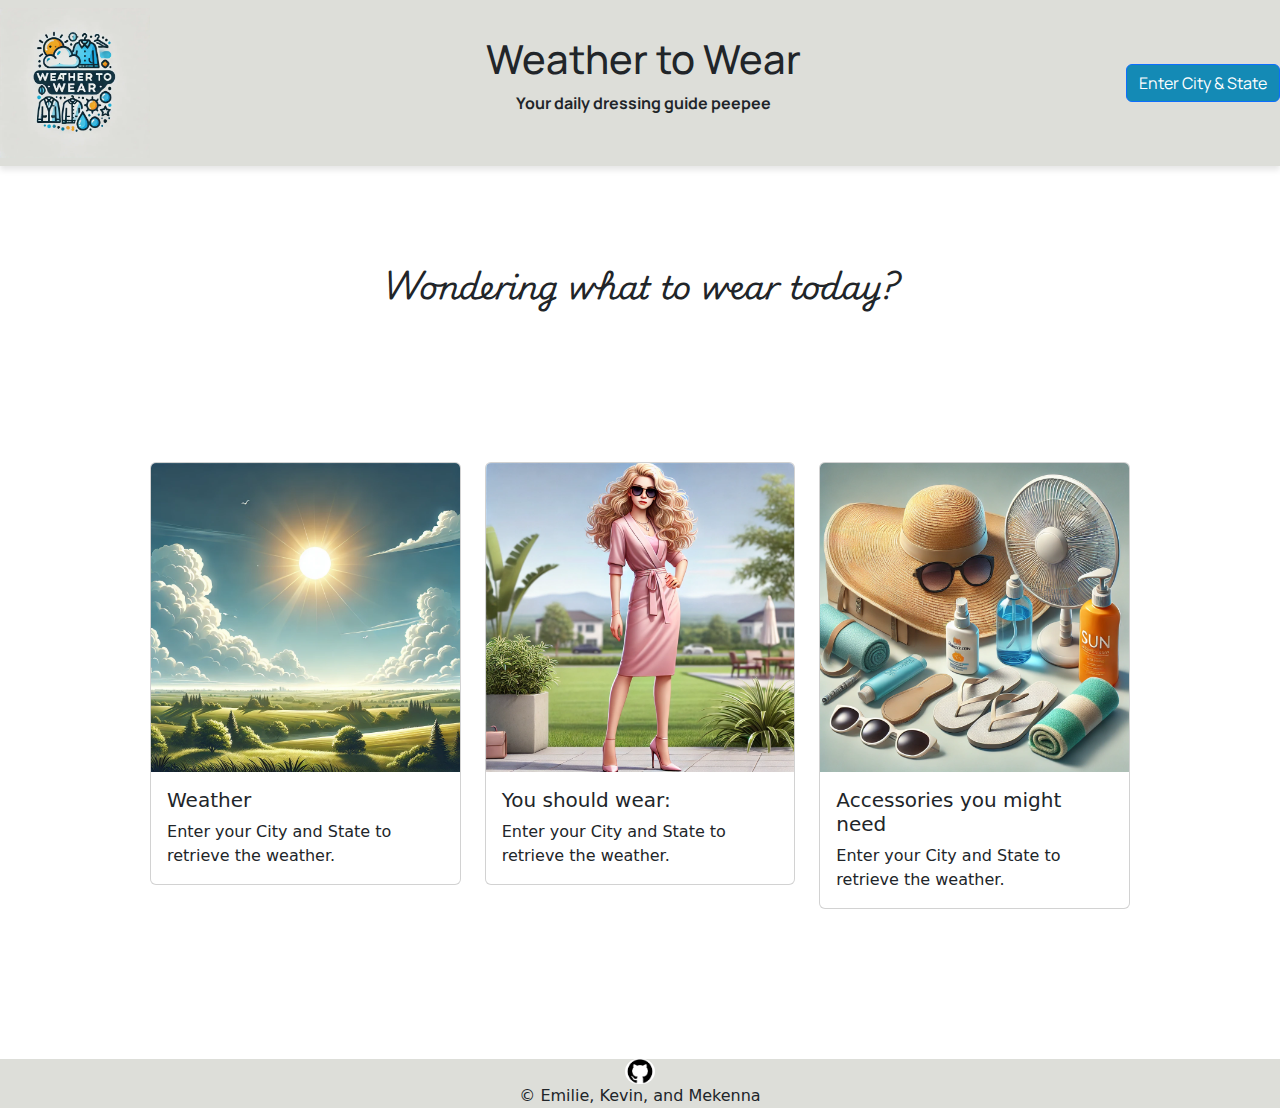
<file: index.html>
<!DOCTYPE html>
<html lang="en">

<head>
    <meta charset="UTF-8">
    <meta name="viewport" content="width=device-width, initial-scale=1.0">
    <title> Weather to Wear</title>
    <link rel="stylesheet" href="./Project-1.css">
    <link rel="stylesheet" href="https://cdn.jsdelivr.net/npm/bootstrap@5.3.3/dist/css/bootstrap.min.css">
    <link rel="preconnect" href="https://fonts.googleapis.com">
    <link rel="preconnect" href="https://fonts.gstatic.com" crossorigin>
    <link
        href="https://fonts.googleapis.com/css2?family=Manrope:wght@200..800&family=Poppins:ital,wght@0,100;0,200;0,300;0,400;0,500;0,600;0,700;0,800;0,900;1,100;1,200;1,300;1,400;1,500;1,600;1,700;1,800;1,900&display=swap"
        rel="stylesheet">
    <link rel="preconnect" href="https://fonts.googleapis.com">
    <link rel="preconnect" href="https://fonts.gstatic.com" crossorigin>
    <link href="https://fonts.googleapis.com/css2?family=Playwrite+DK+Loopet:wght@100..400&display=swap"
        rel="stylesheet">

</head>

<header>
    <nav class="navbar">

        <a href="https://kevinkerman1.github.io/group-project-1/"><img src="Assets/Logo.webp" alt="Logo" width="150px"
                height="150px" class="logo"></a>

        <div class="projectHeaderDiv">
            <h1>Weather to Wear</h1>
            <p class="h1p">Your daily dressing guide peepee</p>
        </div>

        <!-- </nav>
    <nav>
        <h1> Weather to Wear </h1>
        <img src="Assets/Logo.webp" width="100px" height="100px"> < -->

        <button type="button" id="mainButton" class="btn btn-primary" data-bs-toggle="modal"
            data-bs-target="#exampleModal" data-bs-whatever="@mdo">Enter City & State</button>

        <div class="modal fade" id="exampleModal" tabindex="-1" aria-labelledby="exampleModalLabel" aria-hidden="true">
            <div class="modal-dialog">
                <div class="modal-content">
                    <div class="modal-header">
                        <h1 class="modal-title fs-5" id="exampleModalLabel">Please enter your City and State</h1>
                        <button type="button" class="btn-close" data-bs-dismiss="modal" aria-label="Close"></button>
                    </div>
                    <div class="modal-body">
                        <form>
                            <div class="mb-3">
                                <label for="recipient-name" class="col-form-label">City</label>
                                <input type="text" class="form-control" id="city-name">
                            </div>
                            <div class="mb-3">
                                <label for="message-text" class="col-form-label">State</label>
                                <textarea class="form-control" id="state-text"></textarea>
                            </div>
                        </form>
                    </div>
                    <div class="modal-footer">
                        <button type="button" class="btn btn-secondary" data-bs-dismiss="modal">Close</button>
                        <button type="button" id="submitButton" class="btn btn-primary">Show me the Weather</button>
                    </div>
                </div>
            </div>
        </div>
    </nav>
    <!-- <nav>
        <ul>
            <li> <a href="#rain"> Rain </a></li>
            <li> <a href="#sun"> Sun </a></li>
            <li> <a href="#snow"> Snow </a></li>
        </ul>
    </nav> -->
</header>

<body>
    <main>
        <video id="video1" class="background-video" autoplay loop muted>
            <source src="" type="video/mp4">
            Your browser does not support the video tag.
        </video>
        <h2 id="rain"> Wondering what to wear today? </h2>

        <div class="cardcontainer">
            <div class="row row-cols-1 row-cols-md-3 g-4">
                <div id="box-1" class="col">
                    <div class="card">
                        <img id="img-1" src="Assets/default-images/default-weather.webp" class="card-img-top" alt="...">
                        <div class="card-body">
                            <h5 class="card-title">Weather</h5>
                            <p id="p1" class="card-text">Enter your City and State to retrieve the weather.</p>
                        </div>
                    </div>
                </div>
                <div id="box-2" class="col">
                    <div class="card">
                        <img id="img-2" src="Assets/default-images/default-outfit.webp" class="card-img-top" alt="...">
                        <div class="card-body">
                            <h5 class="card-title">You should wear:</h5>
                            <p id="p2" class="card-text">Enter your City and State to retrieve the weather.</p>
                        </div>
                    </div>
                </div>
                <div id="box-3" class="col">
                    <div class="card">
                        <img id="img-3" src="Assets/default-images/default-accessories.webp" class="card-img-top"
                            alt="...">
                        <div class="card-body">
                            <h5 class="card-title">Accessories you might need</h5>
                            <p id="p3" class="card-text">Enter your City and State to retrieve the weather.</p>
                        </div>
                    </div>
                </div>
            </div>
        </div>
    </main>
    <script src="./Project-1.js"></script>
    <script src="https://cdn.jsdelivr.net/npm/bootstrap@5.3.3/dist/js/bootstrap.bundle.min.js"> </script>
</body>

<footer>

    <a href="https://github.com/KevinKerman1/group-project-1"><img class="githubLogo" src="./Assets/github_logo.PNG"
            height="25px"></a>

    <p>© Emilie, Kevin, and Mekenna</p>

    </div>

</html>
</file>
<file: Project-1.css>
body, html {
    height: 100%;
    margin: 0;
}


#mainButton {
    background-color: #148ab5;
    left: 50px;

}

h1 {
    margin: 0;
}


.logo {
    margin-right: 10px;
}

.navbar {
    background-color: #DDDED9;
    font-family: "Manrope", sans-serif;
    font-optical-sizing: auto;
    font-weight: weight;
    font-style: normal;
    box-shadow: 0 4px 6px rgba(0, 0, 0, 0.1);
    display: flex;
    align-items: center;
    padding: 10px;
}



.projectHeaderDiv {
    display: flex;
    flex-direction: column;
}

.h1p {
    font-family: "Manrope", sans-serif;
    text-align: center;
    font-weight: bold;
}


#rain {
    
    font-family: "Playwrite DK Loopet", cursive;
    font-optical-sizing: auto;
    font-weight: weight;
    font-style: normal;
    text-align: center;
    padding-top: 100px;
}


.buttondiv {
    margin-left: auto;
    
    }

.cardcontainer {
    display: flex;
    justify-content: center;
    align-items: center;
    flex-direction: column;
}

.row {
    display: flex;
    justify-content: center;
    margin: auto;
    padding: 150px;
}
.background-video {
    position: absolute;
    top: 50%;
    left: 50%;
    min-width: 100%;
    min-height: 100%;
    width: auto;
    height: auto;
    z-index: -1;
    transform: translate(-50%, -50%);
 
}

.githubLogo {
    border-radius: 50px;
}


footer {
    background-color: #DDDED9;
    text-align: center;
    margin-bottom: 0px;

}
</file>
